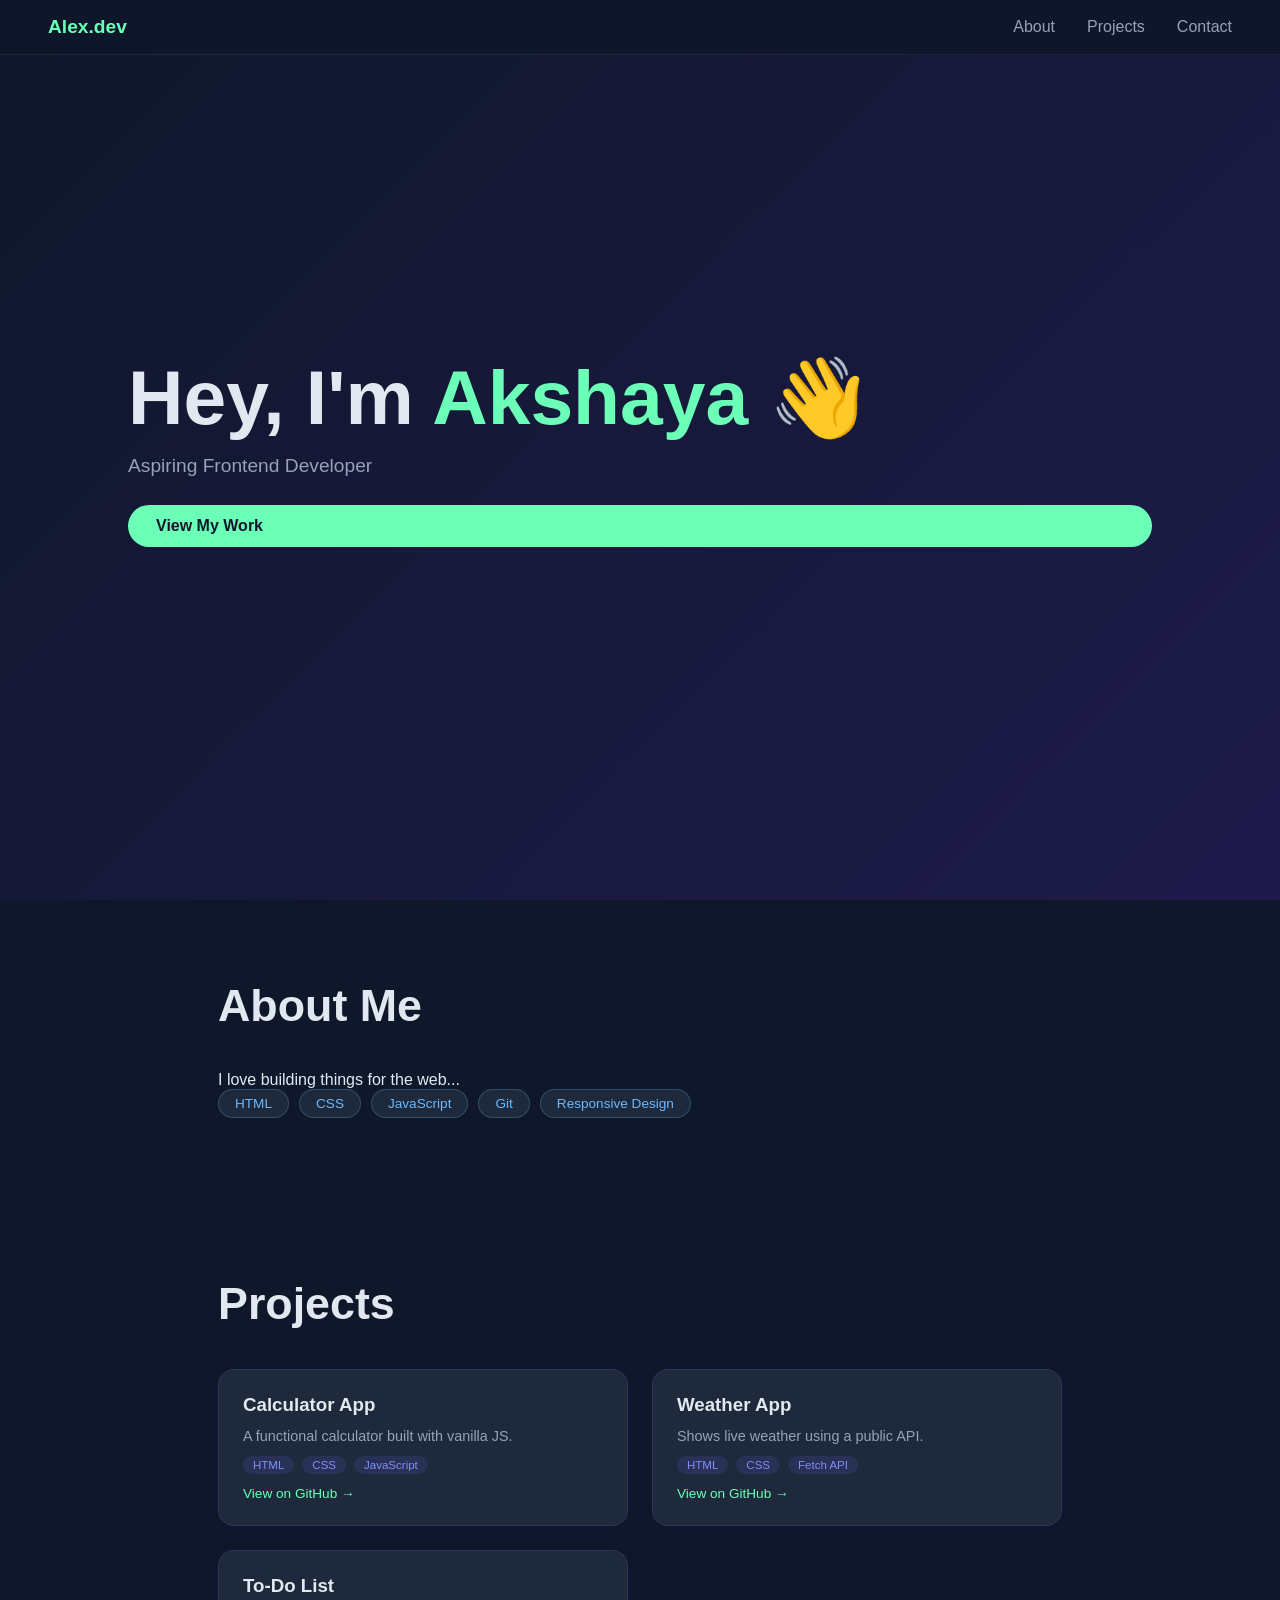
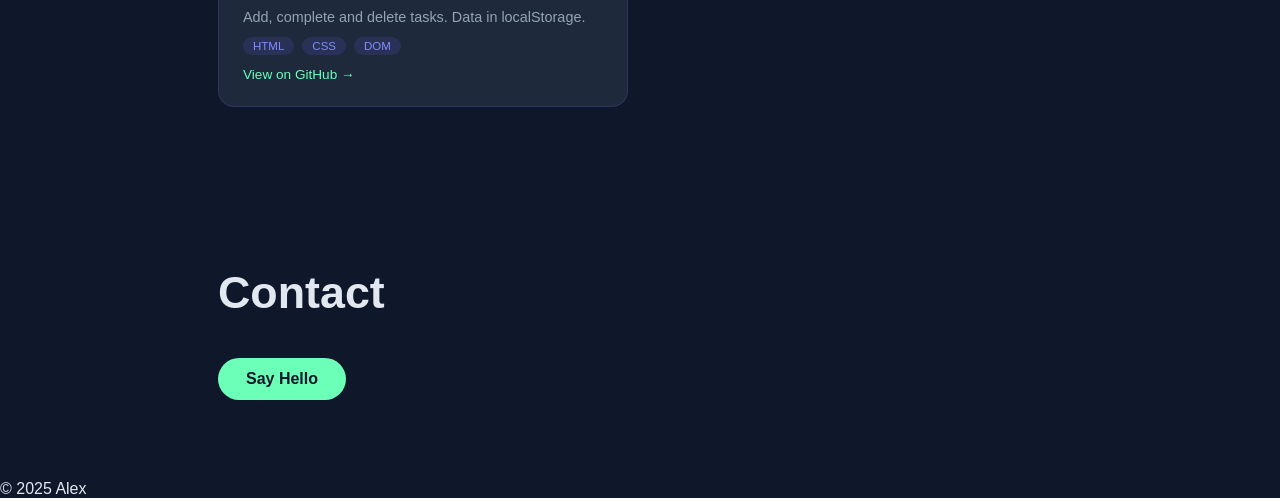
<file: index.html>
<!DOCTYPE html>
<html lang="en">
<head>
  <meta charset="UTF-8">
  <meta name="viewport" content="width=device-width">
  <title>Alex — Frontend Developer</title>
  <link rel="stylesheet" href="port.css">
</head>
<body>

  <!-- ① NAVBAR -->
  <nav id="navbar" class="navbar">
    <div class="nav-logo">Alex.dev</div>
    <ul class="nav-links">
      <li><a href="#about">About</a></li>
      <li><a href="#projects">Projects</a></li>
      <li><a href="#contact">Contact</a></li>
    </ul>
  </nav>

  <!-- ② HERO -->
  <section id="hero" class="hero">
    <h1>Hey, I'm <span class="name">Akshaya</span> 👋</h1>
    <p class="tagline">Aspiring Frontend Developer</p>
    <a href="#projects" class="btn-primary">View My Work</a>
  </section>

  <!-- ③ ABOUT -->
  <section id="about" class="section">
    <h2>About Me</h2>
    <p class="bio">I love building things for the web...</p>
    <ul id="skills-list" class="skills"></ul>
  </section>

  <!-- ④ PROJECTS (JS renders cards here) -->
  <section id="projects" class="section">
    <h2>Projects</h2>
    <div id="projects-grid" class="projects-grid"></div>
  </section>

  <!-- ⑤ CONTACT -->
  <section id="contact" class="section">
    <h2>Contact</h2>
    <a href="mailto:alex@email.com" class="btn-primary">Say Hello</a>
  </section>

  <footer>&copy; 2025 Alex</footer>
  <script src="port.js"></script>
</body></html>
</file>
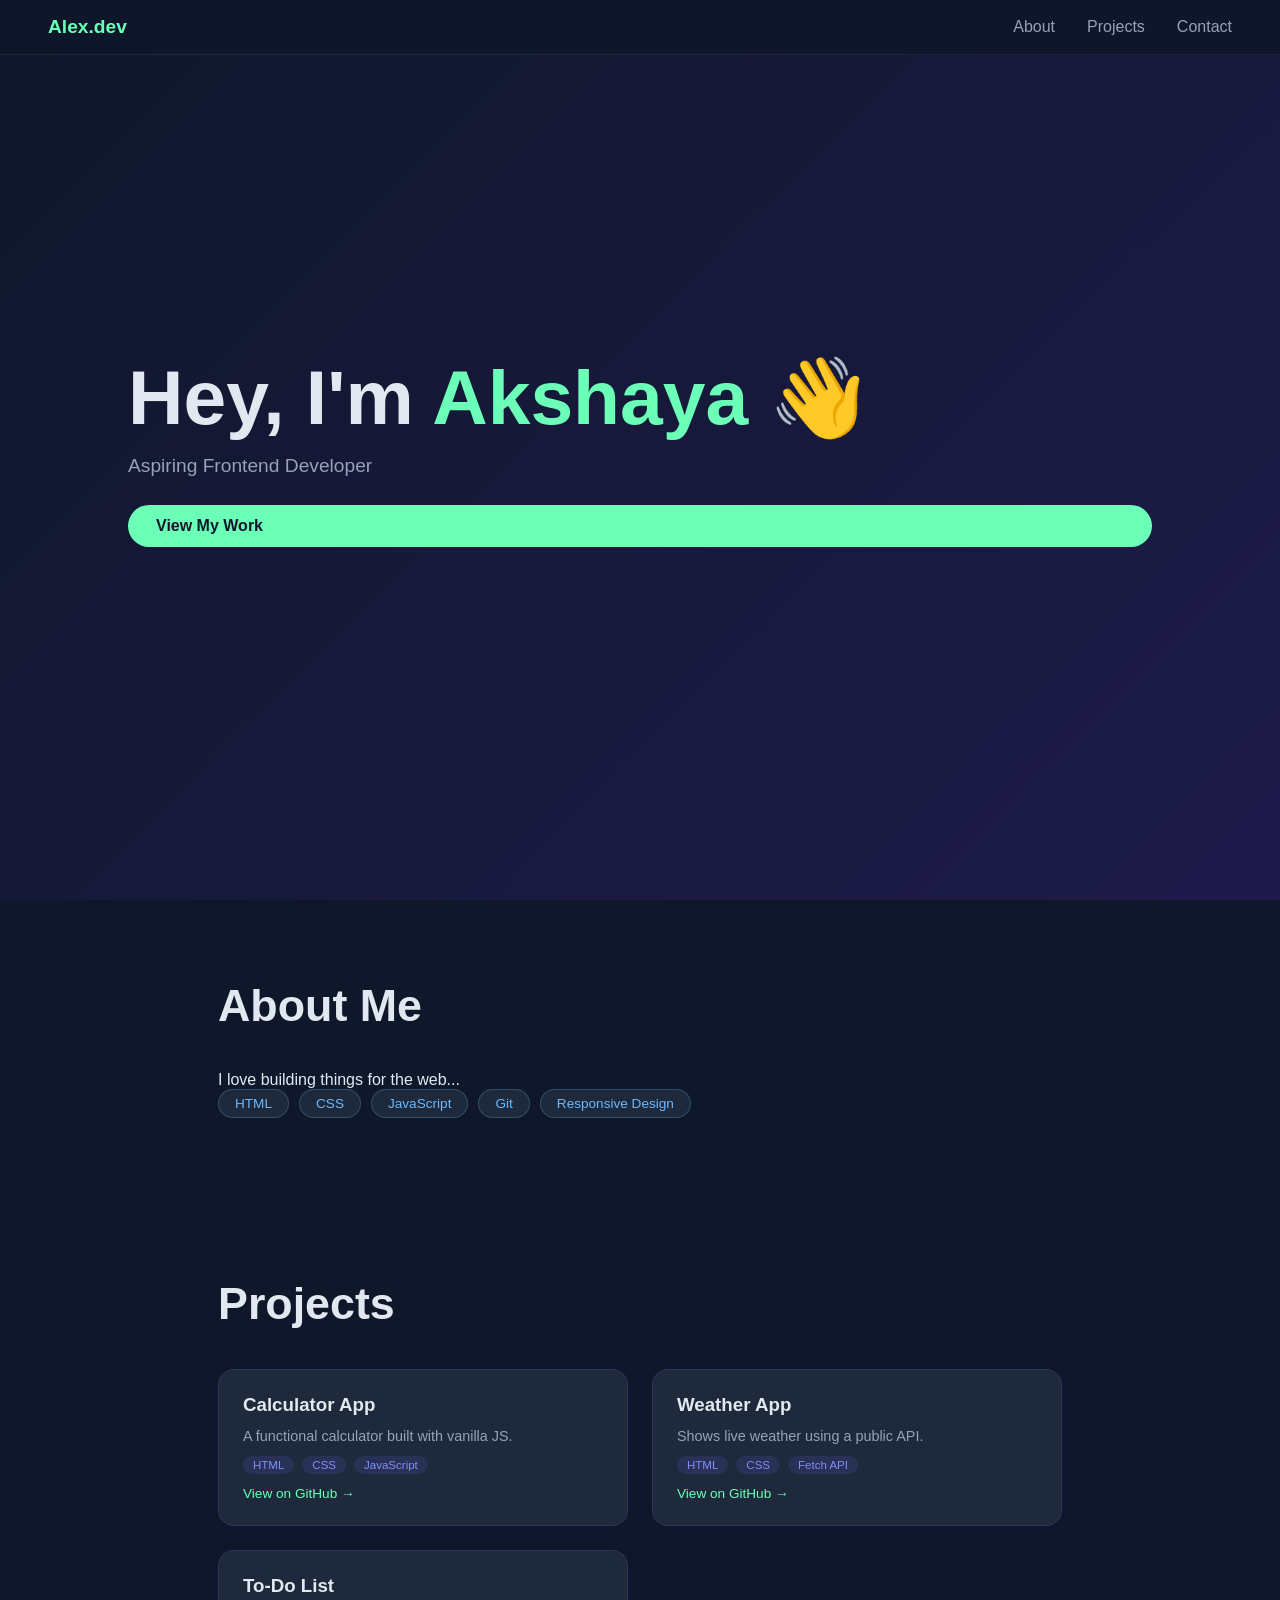
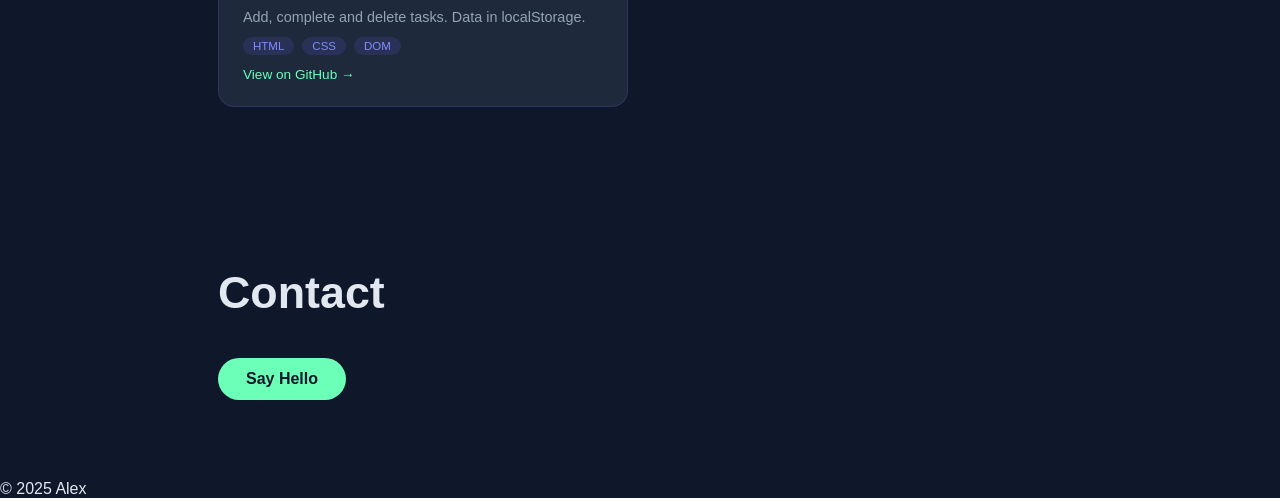
<file: port.html>
<!DOCTYPE html>
<html lang="en">
<head>
  <meta charset="UTF-8">
  <meta name="viewport" content="width=device-width">
  <title>Alex — Frontend Developer</title>
  <link rel="stylesheet" href="port.css">
</head>
<body>

  <!-- ① NAVBAR -->
  <nav id="navbar" class="navbar">
    <div class="nav-logo">Alex.dev</div>
    <ul class="nav-links">
      <li><a href="#about">About</a></li>
      <li><a href="#projects">Projects</a></li>
      <li><a href="#contact">Contact</a></li>
    </ul>
  </nav>

  <!-- ② HERO -->
  <section id="hero" class="hero">
    <h1>Hey, I'm <span class="name">Akshaya</span> 👋</h1>
    <p class="tagline">Aspiring Frontend Developer</p>
    <a href="#projects" class="btn-primary">View My Work</a>
  </section>

  <!-- ③ ABOUT -->
  <section id="about" class="section">
    <h2>About Me</h2>
    <p class="bio">I love building things for the web...</p>
    <ul id="skills-list" class="skills"></ul>
  </section>

  <!-- ④ PROJECTS (JS renders cards here) -->
  <section id="projects" class="section">
    <h2>Projects</h2>
    <div id="projects-grid" class="projects-grid"></div>
  </section>

  <!-- ⑤ CONTACT -->
  <section id="contact" class="section">
    <h2>Contact</h2>
    <a href="mailto:alex@email.com" class="btn-primary">Say Hello</a>
  </section>

  <footer>&copy; 2025 Alex</footer>
  <script src="port.js"></script>
</body></html>
</file>
<file: port.css>
* { box-sizing: border-box; margin: 0; padding: 0; }
body {
  font-family: 'Segoe UI', sans-serif;
  background: #0f172a;
  color: #e2e8f0;
  scroll-behavior: smooth; /* smooth links! */
}

/* ── NAVBAR (fixed) ───────────── */
.navbar {
  position: fixed;
  top: 0; left: 0; right: 0;
  display: flex;
  justify-content: space-between;
  align-items: center;
  padding: 16px 48px;
  background: rgba(15, 23, 42, 0.9);
  backdrop-filter: blur(10px);
  border-bottom: 1px solid rgba(255,255,255,0.06);
  z-index: 1000;
  transition: background 0.3s;
}
.nav-logo { font-weight: 700; font-size: 1.2rem; color: #6bffb8; }
.nav-links { display: flex; list-style: none; gap: 32px; }
.nav-links a { color: #94a3b8; text-decoration: none; transition: color 0.2s; }
.nav-links a:hover { color: #6bffb8; }

/* ── HERO SECTION ─────────────── */
.hero {
  min-height: 100vh;
  display: flex;
  flex-direction: column;
  justify-content: center;
  padding: 0 10%;
  background: linear-gradient(135deg, #0f172a 0%, #1e1b4b 100%);
}
.hero h1 { font-size: clamp(2.5rem, 6vw, 5rem); font-weight: 800; }
.name { color: #6bffb8; }
.tagline { font-size: 1.2rem; color: #94a3b8; margin: 12px 0 28px; }

/* ── BUTTONS ──────────────────── */
.btn-primary {
  display: inline-block;
  background: #6bffb8;
  color: #0f172a;
  padding: 12px 28px;
  border-radius: 100px;
  text-decoration: none;
  font-weight: 700;
  transition: transform 0.2s, box-shadow 0.2s;
}
.btn-primary:hover {
  transform: translateY(-3px);
  box-shadow: 0 8px 24px rgba(107,255,184,0.3);
}
.section {
  padding: 80px 10%;
  max-width: 1100px;
  margin: 0 auto;
}
.section h2 {
  font-size: clamp(1.8rem, 4vw, 2.8rem);
  margin-bottom: 40px;
  color: #e2e8f0;
}

/* ── PROJECTS GRID ────────────── */
.projects-grid {
  display: grid;
  grid-template-columns: repeat(auto-fit, minmax(280px, 1fr));
  gap: 24px;
}

.project-card {
  background: #1e293b;
  border: 1px solid rgba(99,102,241,0.2);
  border-radius: 16px;
  padding: 24px;
  transition: transform 0.3s, box-shadow 0.3s;
  display: flex;
  flex-direction: column;
  gap: 12px;
}
.project-card:hover {
  transform: translateY(-6px);
  box-shadow: 0 12px 40px rgba(99,102,241,0.25);
}
.project-card h3 { color: #e2e8f0; }
.project-card p { color: #94a3b8; font-size: 0.9rem; flex: 1; }

.tags { display: flex; gap: 8px; flex-wrap: wrap; }
.tag {
  background: rgba(99,102,241,0.15);
  color: #818cf8;
  padding: 3px 10px;
  border-radius: 100px;
  font-size: 0.72rem;
}
.card-link { color: #6bffb8; text-decoration: none; font-size: 0.85rem; }

/* ── SKILLS ───────────────────── */
.skills { display: flex; flex-wrap: wrap; gap: 10px; list-style: none; }
.skill-item {
  background: #1e293b;
  border: 1px solid rgba(107,184,255,0.25);
  padding: 6px 16px;
  border-radius: 100px;
  color: #6bb8ff;
  font-size: 0.85rem;
}
</file>
